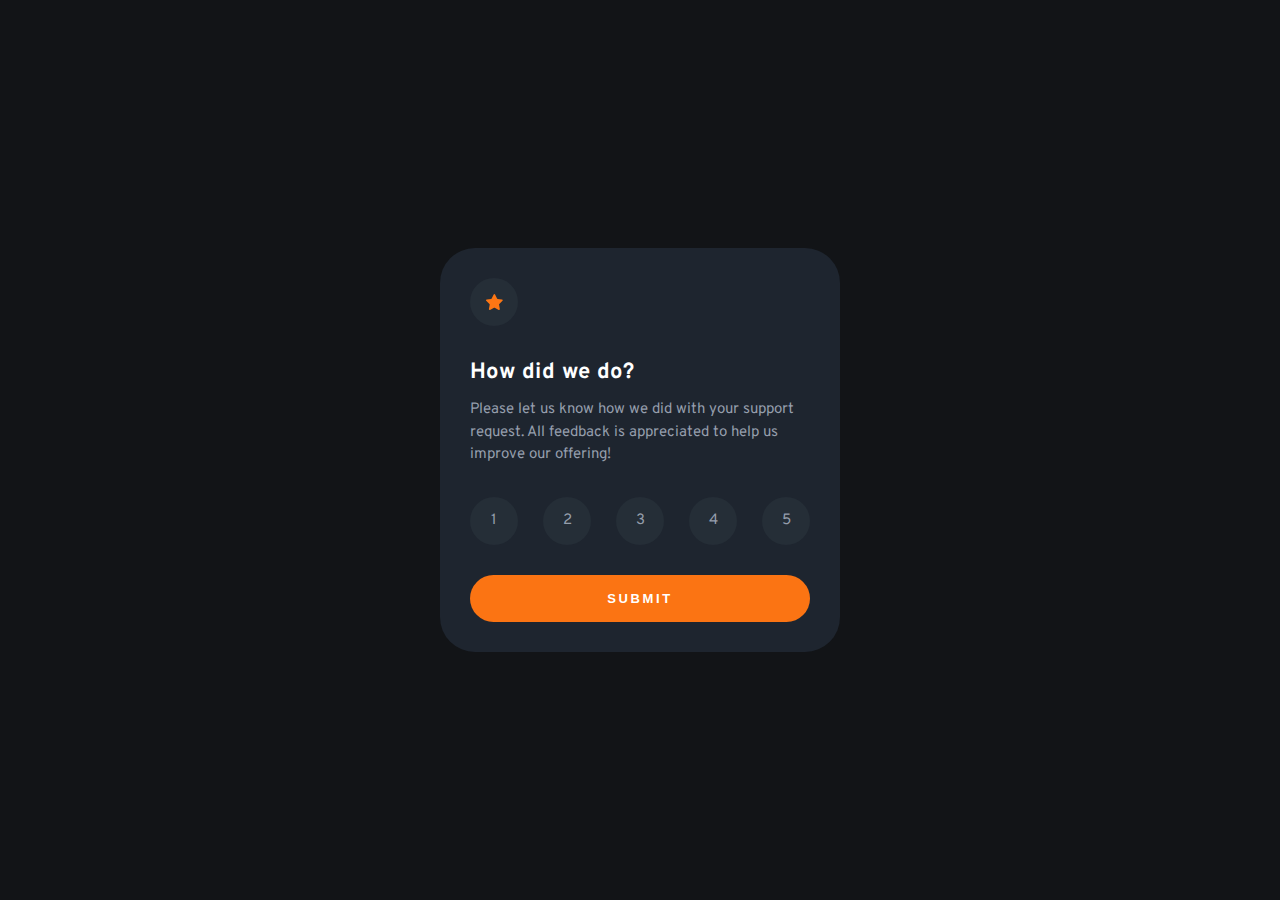
<file: Day 11/index.html>
<!DOCTYPE html>
<html lang="en">
  <head>
    <meta charset="UTF-8" />
    <meta name="viewport" content="width=device-width, initial-scale=1.0" />
    <!-- displays site properly based on user's device -->

    <link
      rel="icon"
      type="image/png"
      sizes="32x32"
      href="./images/favicon-32x32.png"
    />

    <title>Frontend Mentor | Interactive rating component</title>
    <link rel="stylesheet" href="css/styles.css" />

    <!-- Feel free to remove these styles or customise in your own stylesheet 👍 -->
  </head>
  <body>
    <div class="wrapper">
      <div class="rating">
        <div class="card card--rating">
          <div class="card__icon">
            <svg width="17" height="16" xmlns="http://www.w3.org/2000/svg">
              <path
                d="m9.067.43 1.99 4.031c.112.228.33.386.58.422l4.45.647a.772.772 0 0 1 .427 1.316l-3.22 3.138a.773.773 0 0 0-.222.683l.76 4.431a.772.772 0 0 1-1.12.813l-3.98-2.092a.773.773 0 0 0-.718 0l-3.98 2.092a.772.772 0 0 1-1.119-.813l.76-4.431a.77.77 0 0 0-.222-.683L.233 6.846A.772.772 0 0 1 .661 5.53l4.449-.647a.772.772 0 0 0 .58-.422L7.68.43a.774.774 0 0 1 1.387 0Z"
                fill="#FC7614"
              />
            </svg>
          </div>
          <h1 class="card__heading">How did we do?</h1>
          <p class="card__paragraph">
            Please let us know how we did with your support request. All
            feedback is appreciated to help us improve our offering!
          </p>
          <form action="" class="rating__form">
            <div class="rating__wrapper">
              <div class="rating__box">
                <input
                  type="radio"
                  name="rating"
                  id="1"
                  value="1"
                  class="rating__input"
                />
                <label class="rating__button" data-value="1" for="1" id="1"
                  ><span>1</span></label
                >
              </div>
              <div class="rating__box">
                <input
                  type="radio"
                  name="rating"
                  id="2"
                  value="2"
                  class="rating__input"
                />
                <label class="rating__button" data-value="2" for="2" id="2"
                  ><span>2</span></label
                >
              </div>
              <div class="rating__box">
                <input
                  type="radio"
                  name="rating"
                  id="3"
                  value="3"
                  class="rating__input"
                />
                <label class="rating__button" data-value="3" for="3" id="3"
                  ><span>3</span></label
                >
              </div>
              <div class="rating__box">
                <input
                  type="radio"
                  name="rating"
                  id="4"
                  value="4"
                  class="rating__input"
                />
                <label class="rating__button" data-value="4" for="4" id="4"
                  ><span>4</span></label
                >
              </div>
              <div class="rating__box">
                <input
                  type="radio"
                  name="rating"
                  id="5"
                  value="5"
                  class="rating__input"
                />
                <label class="rating__button" data-value="5" for="5" id="5"
                  ><span>5</span></label
                >
              </div>
            </div>
            <button class="rating__btn">Submit</button>
          </form>
        </div>
      </div>

      <div class="feedback feedback--hidden">
        <div class="card card--feedback">
          <div class="card__image-box">
            <img
              src="./images/illustration-thank-you.svg"
              alt="thank you"
              class="card__image"
            />
          </div>
          <div class="feedback__pop">
            <span class="feedback__text">
              You selected <span class="feedback__rating">0</span> out of
              <span class="feedback__total">5</span>
            </span>
          </div>
          <h1 class="card__heading card__heading--center">Thank you!</h1>
          <p class="card__paragraph card__paragraph--center">
            We appreciate you taking the time to give a rating. If you ever need
            more support, don’t hesitate to get in touch!
          </p>
        </div>
      </div>
    </div>
    <!-- Rating state start

  How did we do?

  Please let us know how we did with your support request. All feedback is appreciated 
  to help us improve our offering!

  1 2 3 4 5

  Submit

  <!-- Rating state end -->

    <!-- Thank you state start -->

    <!-- You selected Add rating here out of 5 -->

    <!-- Thank you! -->

    <!-- We appreciate you taking the time to give a rating. If you ever need more support, 
  don’t hesitate to get in touch! -->

    <!-- Thank you state end -->

    <!-- <div class="attribution">
    Challenge by <a href="https://www.frontendmentor.io?ref=challenge" target="_blank">Frontend Mentor</a>. 
    Coded by <a href="#">Your Name Here</a>.
  </div>
    -->
    <script src="./Js/app.js"></script>
  </body>
</html>
</file>
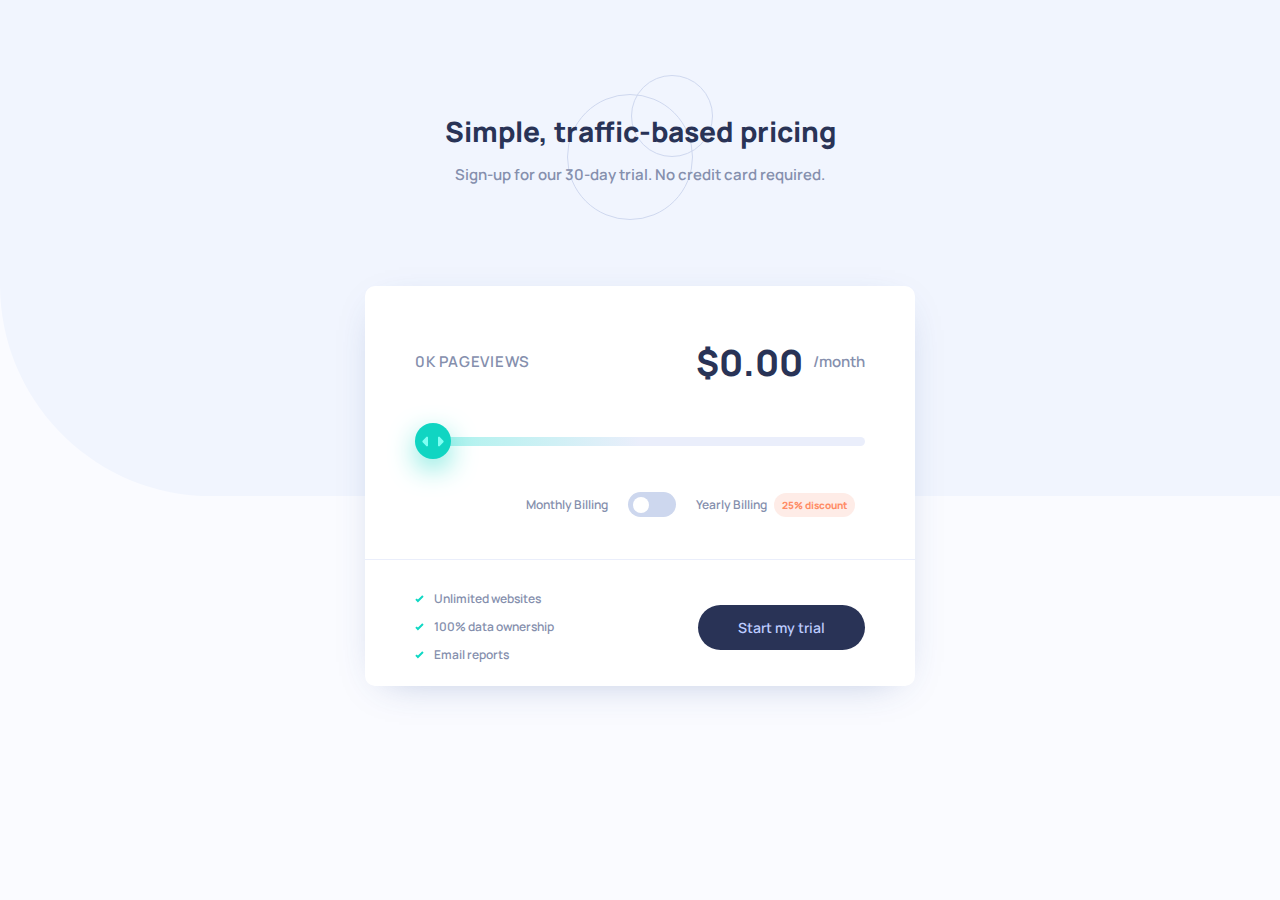
<file: Day 13/index.html>
<!DOCTYPE html>
<html lang="en">
  <head>
    <meta charset="UTF-8" />
    <meta name="viewport" content="width=device-width, initial-scale=1.0" />
    <!-- displays site properly based on user's device -->

    <link
      rel="icon"
      type="image/png"
      sizes="32x32"
      href="./images/favicon-32x32.png"
    />

    <title>Frontend Mentor | Interactive pricing component</title>
    <link rel="stylesheet" href="css/styles.css" />
  </head>
  <body>
    <div class="wrapper">
      <header class="header">
        <div class="header__overlay">
          <img
            src="./images/pattern-circles.svg"
            alt="pattern-circles"
            class="header__image"
          />
        </div>
        <div class="header__details">
          <h1 class="header__heading">Simple, traffic-based pricing</h1>
          <p class="header__paragraph">
            Sign-up for our 30-day trial. No credit card required.
          </p>
        </div>
      </header>
      <div class="pricing">
        <div class="pricing__header">
          <h3 class="pricing__rate">500k pageviews</h3>
          <h1 class="pricing__value">
            <span class="pricing__value--lg price"> $24.00 </span>
            <span class="divider"> / </span>
            <span class="pricing__value--sm"> month </span>
          </h1>
        </div>
        <div class="pricing__input">
          <input
            value="0"
            type="range"
            name="pricing__range"
            aria-label="pricing__range"
            class="pricing__range"
          />
        </div>

        <h1 class="pricing__value--mobile price">
          <span class="pricing__value--lg"> $24.00 </span>
          <span class="divider"> / </span>
          <span class="pricing__value--sm"> month </span>
        </h1>

        <div class="pricing__toggle">
          <p class="pricing__billing">Monthly Billing</p>
          <div class="pricing__check">
            <input
              type="checkbox"
              name="pricing toggle"
              class="pricing__checkbox"
            />
          </div>
          <p class="pricing__billing">
            Yearly Billing
            <span class="pricing__discount"> 25% discount </span>
            <span class="pricing__discount--mobile"> -25% </span>
          </p>
        </div>
        <div class="pricing__footer">
          <ul class="pricing__list">
            <li class="pricing__item">
              <span class="icon">
                <svg xmlns="http://www.w3.org/2000/svg" width="9" height="8">
                  <path
                    fill="none"
                    stroke="#10D8C4"
                    stroke-width="2"
                    d="M1 4.134l1.907 1.908L7.949 1"
                  />
                </svg>
              </span>
              <span class="text"> Unlimited websites </span>
            </li>
            <li class="pricing__item">
              <span class="icon">
                <svg xmlns="http://www.w3.org/2000/svg" width="9" height="8">
                  <path
                    fill="none"
                    stroke="#10D8C4"
                    stroke-width="2"
                    d="M1 4.134l1.907 1.908L7.949 1"
                  />
                </svg>
              </span>
              <span class="text"> 100% data ownership </span>
            </li>
            <li class="pricing__item">
              <span class="icon">
                <svg xmlns="http://www.w3.org/2000/svg" width="9" height="8">
                  <path
                    fill="none"
                    stroke="#10D8C4"
                    stroke-width="2"
                    d="M1 4.134l1.907 1.908L7.949 1"
                  />
                </svg>
              </span>
              <span class="text"> Email reports </span>
            </li>
          </ul>
          <div class="pricing__trial">
            <a href="" class="btn btn--blue" name="Start my trial">
              Start my trial
            </a>
          </div>
        </div>
      </div>
    </div>
    <script src="./Js/app.js"></script>
  </body>
</html>
</file>
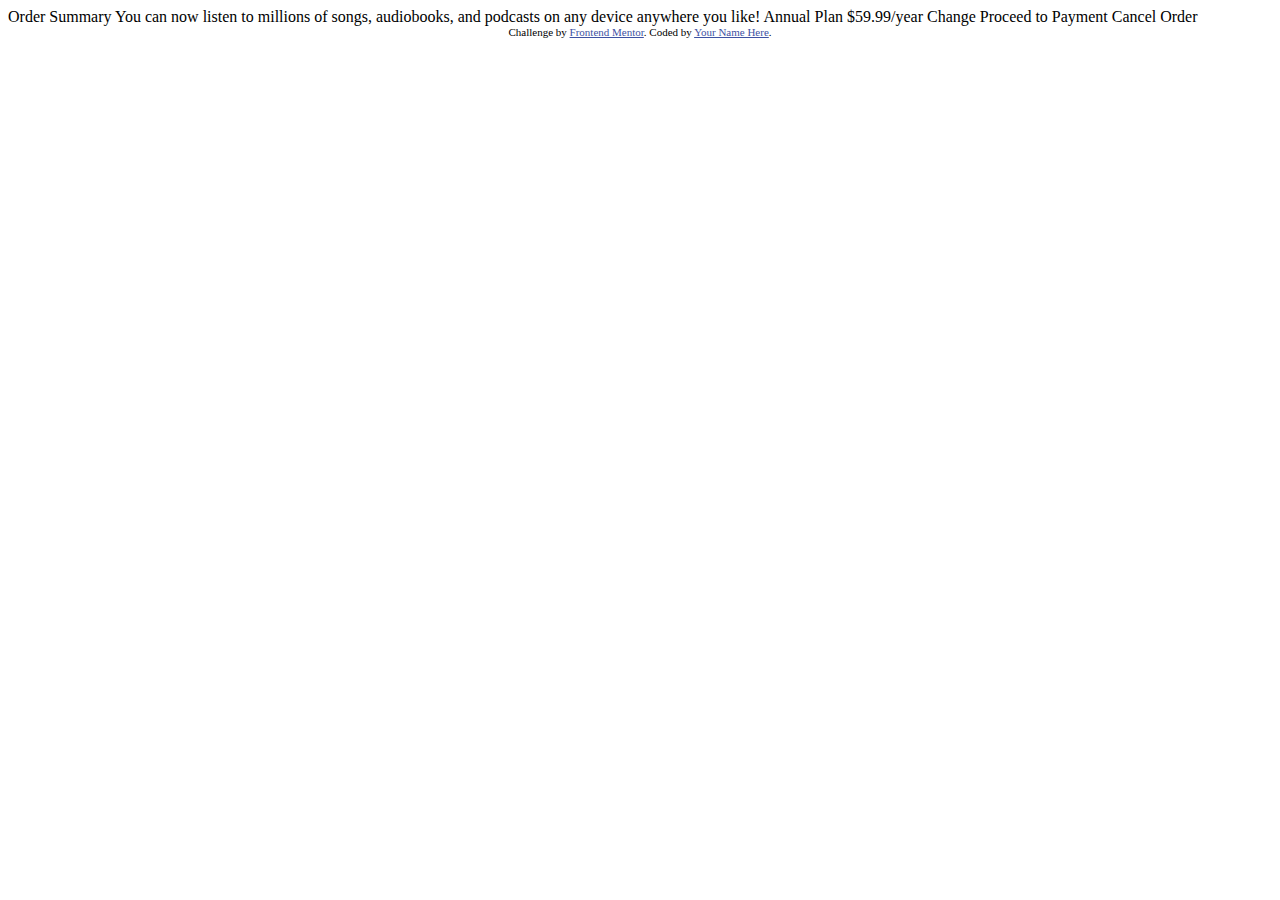
<file: Day 15/index.html>
<!DOCTYPE html>
<html lang="en">
<head>
  <meta charset="UTF-8">
  <meta name="viewport" content="width=device-width, initial-scale=1.0"> <!-- displays site properly based on user's device -->

  <link rel="icon" type="image/png" sizes="32x32" href="./images/favicon-32x32.png">
  
  <title>Frontend Mentor | Order summary card</title>

  <!-- Feel free to remove these styles or customise in your own stylesheet 👍 -->
  <style>
    .attribution { font-size: 11px; text-align: center; }
    .attribution a { color: hsl(228, 45%, 44%); }
  </style>
</head>
<body>

  Order Summary

  You can now listen to millions of songs, audiobooks, and podcasts on any 
  device anywhere you like!

  Annual Plan
  $59.99/year

  Change

  Proceed to Payment
  Cancel Order
  
  <div class="attribution">
    Challenge by <a href="https://www.frontendmentor.io?ref=challenge" target="_blank">Frontend Mentor</a>. 
    Coded by <a href="#">Your Name Here</a>.
  </div>
</body>
</html>
</file>
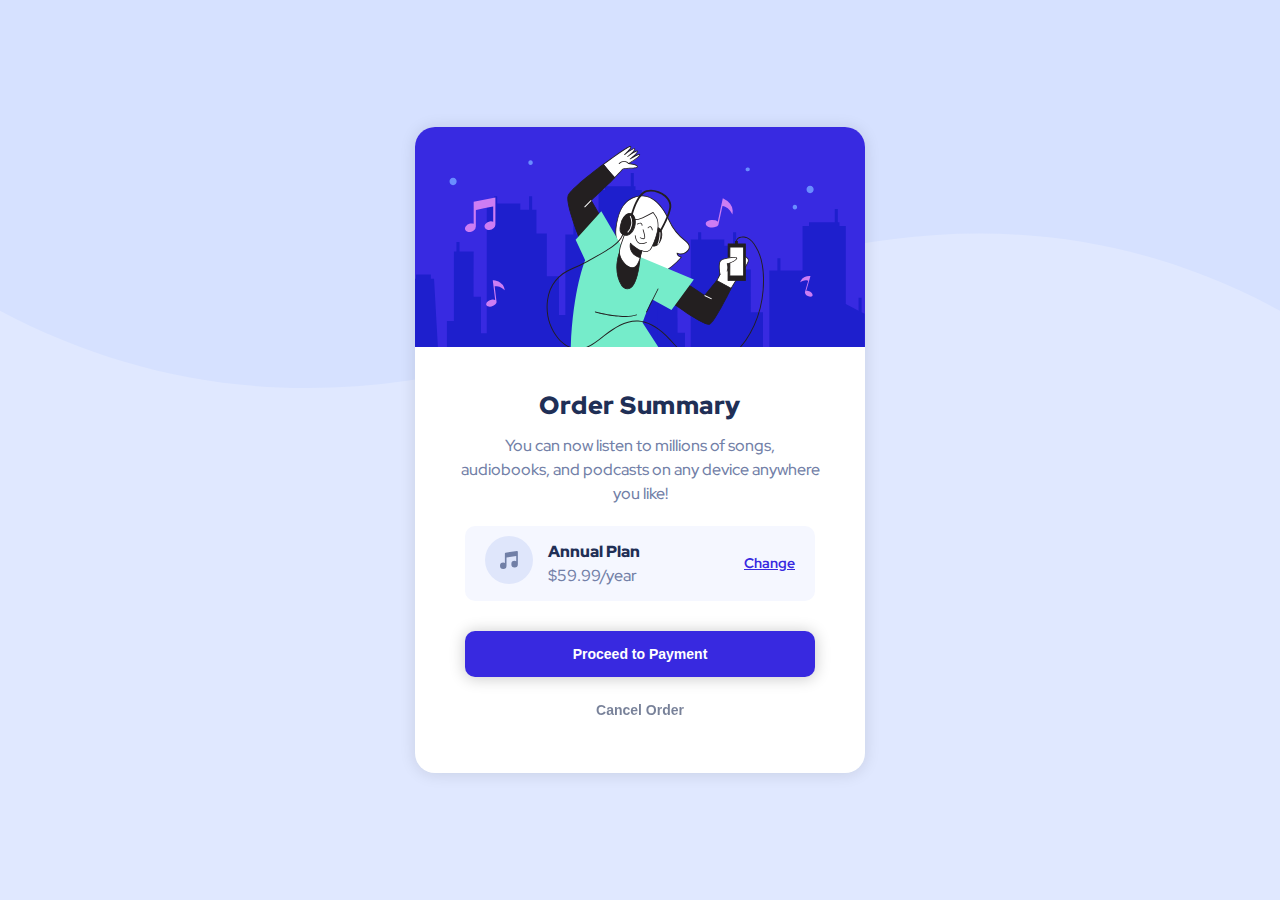
<file: Day 16/index.html>
<!DOCTYPE html>
<html lang="en">
  <head>
    <meta charset="UTF-8" />
    <meta name="viewport" content="width=device-width, initial-scale=1.0" />
    <!-- displays site properly based on user's device -->

    <link
      rel="icon"
      type="image/png"
      sizes="32x32"
      href="./images/favicon-32x32.png"
    />

    <title>Frontend Mentor | Order summary card</title>

    <link rel="stylesheet" href="css/styles.css" />
  </head>
  <body>
    <div class="wrapper">
      <div class="overlay">
        <img
          src="./images/pattern-background-desktop.svg"
          alt="overlay"
          class="overlay__image overlay__image--desktop"
        />
        <img
          src="./images/pattern-background-mobile.svg"
          alt="overlay"
          class="overlay__image overlay__image--mobile"
        />
      </div>
      <div class="summary">
        <div class="card">
          <div class="card__image-box">
            <img
              src="./images/illustration-hero.svg"
              alt="hero"
              class="card__image"
            />
          </div>
          <div class="card__body">
            <h1 class="card__heading">Order Summary</h1>
            <p class="card__paragraph">
              You can now listen to millions of songs, audiobooks, and podcasts
              on any device anywhere you like!
            </p>
            <div class="plan">
              <div class="plan__icon">
                <svg xmlns="http://www.w3.org/2000/svg" width="48" height="48">
                  <g fill="none" fill-rule="evenodd">
                    <circle cx="24" cy="24" r="24" fill="#DFE6FB" />
                    <path
                      fill="#717FA6"
                      fill-rule="nonzero"
                      d="M32.574 15.198a.81.81 0 00-.646-.19L20.581 16.63a.81.81 0 00-.696.803V26.934a3.232 3.232 0 00-1.632-.44A3.257 3.257 0 0015 29.747 3.257 3.257 0 0018.253 33a3.257 3.257 0 003.253-3.253v-8.37l9.726-1.39v5.327a3.232 3.232 0 00-1.631-.441 3.257 3.257 0 00-3.254 3.253 3.257 3.257 0 003.254 3.253 3.257 3.257 0 003.253-3.253V15.81a.81.81 0 00-.28-.613z"
                    />
                  </g>
                </svg>
              </div>
              <div class="plan__details">
                <h2 class="plan__heading">Annual Plan</h2>
                <p class="plan__text">$59.99/year</p>
              </div>
              <a href="" class="plan__action" name="Change"> Change </a>
            </div>
            <div class="card__footer">
              <button class="card__button card__button--bg">
                Proceed to Payment
              </button>
              <button class="card__button card__button--no-bg">
                Cancel Order
              </button>
            </div>
          </div>
        </div>
      </div>
    </div>
    <!-- Order Summary

  You can now listen to millions of songs, audiobooks, and podcasts on any 
  device anywhere you like!

  Annual Plan
  $59.99/year

  Change

  Proceed to Payment
  Cancel Order
  
  <div class="attribution">
    Challenge by <a href="https://www.frontendmentor.io?ref=challenge" target="_blank">Frontend Mentor</a>. 
    Coded by <a href="#">Your Name Here</a>.
  </div> -->
  </body>
</html>
</file>
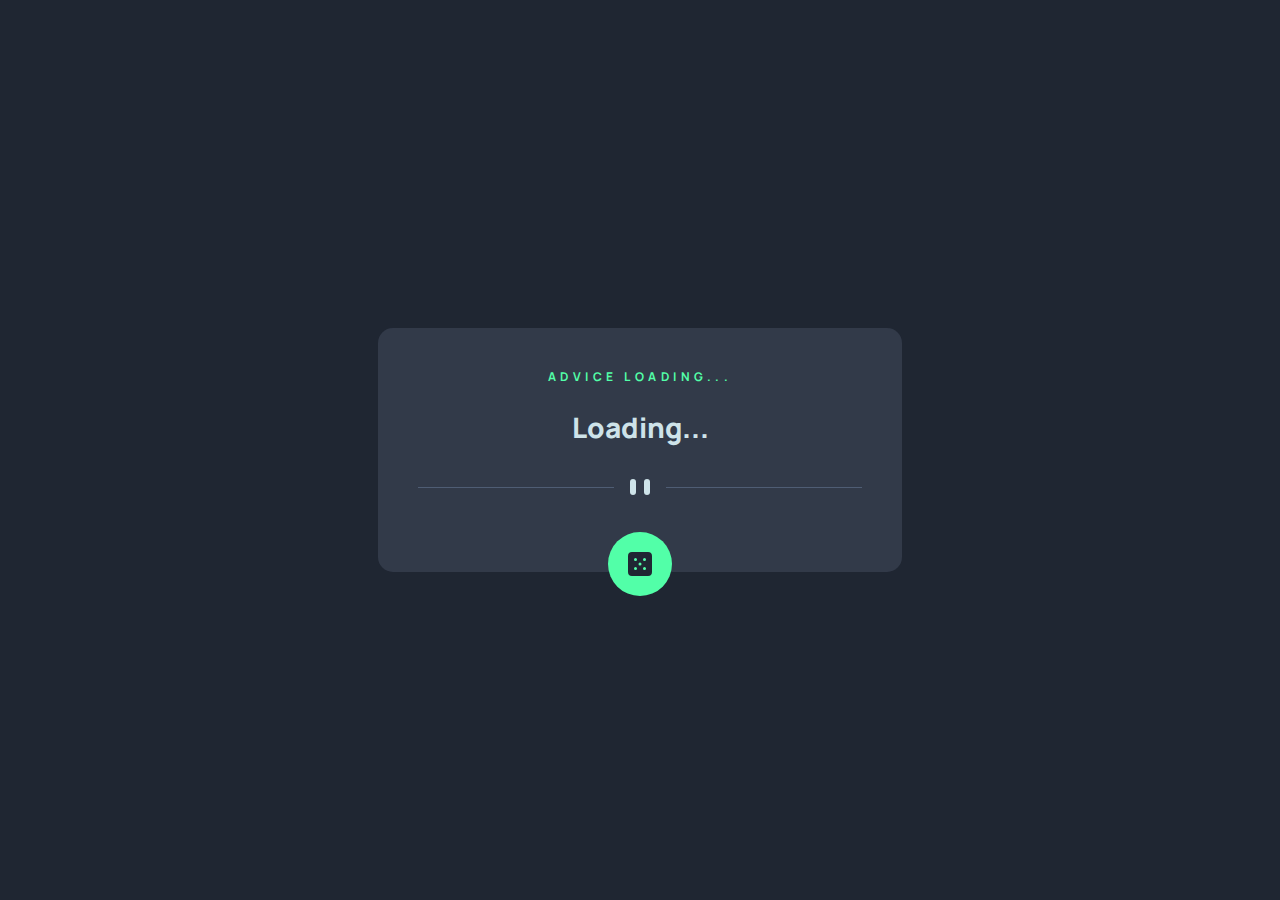
<file: Day 17/index.html>
<!DOCTYPE html>
<html lang="en">
  <head>
    <meta charset="UTF-8" />
    <meta name="viewport" content="width=device-width, initial-scale=1.0" />
    <!-- displays site properly based on user's device -->

    <link
      rel="icon"
      type="image/png"
      sizes="32x32"
      href="./images/favicon-32x32.png"
    />

    <title>Frontend Mentor | Advice generator app</title>
    <link rel="stylesheet" href="css/styles.css" />
  </head>
  <body>
    <div class="container">
      <div class="card card--advice">
        <h3 class="card__title">
          <span class="card__span"> Advice </span>
          <span class="card__id" data-id="loading">loading...</span>
        </h3>
        <blockquote class="card__paragraph">
          <p>Loading...</p>
          <!-- <p>
            <i>"</i> It is easy to sit up and take notice, what's difficult is
            getting up and taking action <i>"</i>
          </p> -->
        </blockquote>
        <div class="card__divider">
          <div class="card__divider--desktop">
            <svg width="444" height="16" xmlns="http://www.w3.org/2000/svg">
              <g fill="none" fill-rule="evenodd">
                <path fill="#4F5D74" d="M0 8h196v1H0zM248 8h196v1H248z" />
                <g transform="translate(212)" fill="#CEE3E9">
                  <rect width="6" height="16" rx="3" />
                  <rect x="14" width="6" height="16" rx="3" />
                </g>
              </g>
            </svg>
          </div>
          <div class="card__divider--mobile">
            <svg width="295" height="16" xmlns="http://www.w3.org/2000/svg">
              <g fill="none" fill-rule="evenodd">
                <path fill="#4F5D74" d="M0 8h122v1H0zM173 8h122v1H173z" />
                <g transform="translate(138)" fill="#CEE3E9">
                  <rect width="6" height="16" rx="3" />
                  <rect x="14" width="6" height="16" rx="3" />
                </g>
              </g>
            </svg>
          </div>
        </div>
        <button class="card__button">
          <svg width="24" height="24" xmlns="http://www.w3.org/2000/svg">
            <path
              d="M20 0H4a4.005 4.005 0 0 0-4 4v16a4.005 4.005 0 0 0 4 4h16a4.005 4.005 0 0 0 4-4V4a4.005 4.005 0 0 0-4-4ZM7.5 18a1.5 1.5 0 1 1 0-3 1.5 1.5 0 0 1 0 3Zm0-9a1.5 1.5 0 1 1 0-3 1.5 1.5 0 0 1 0 3Zm4.5 4.5a1.5 1.5 0 1 1 0-3 1.5 1.5 0 0 1 0 3Zm4.5 4.5a1.5 1.5 0 1 1 0-3 1.5 1.5 0 0 1 0 3Zm0-9a1.5 1.5 0 1 1 0-3 1.5 1.5 0 0 1 0 3Z"
              fill="#202733"
            />
          </svg>
        </button>
      </div>
    </div>

    <!-- Advice #Advice ID goes here -->

    <!-- "Advice text goes here" -->

    <!-- <div class="attribution">
    Challenge by <a href="https://www.frontendmentor.io?ref=challenge" target="_blank">Frontend Mentor</a>. 
    Coded by <a href="#">Your Name Here</a>.
  </div> -->
    <script src="./Js/app.js"></script>
  </body>
</html>
</file>
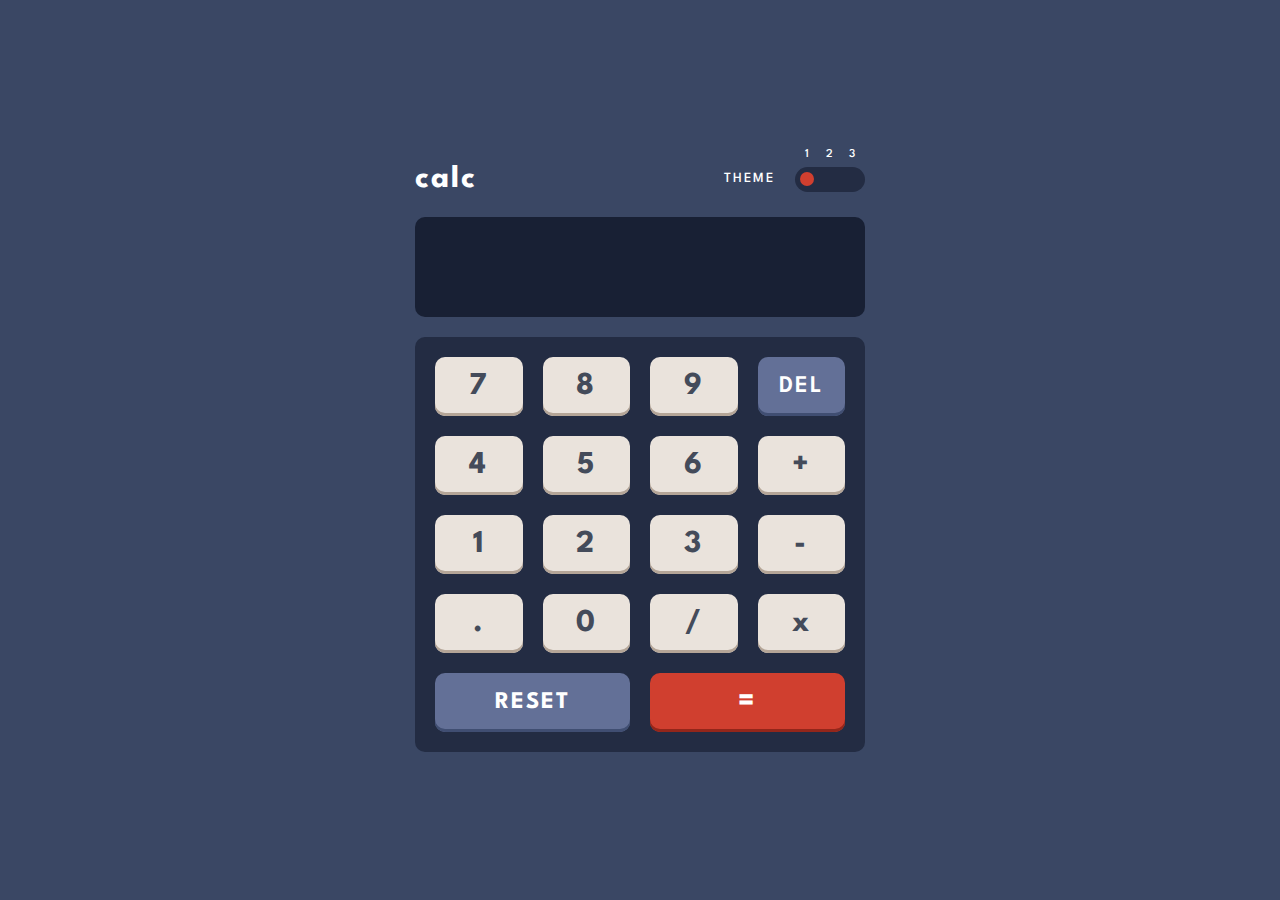
<file: Day 21/index.html>
<!DOCTYPE html>
<html lang="en" class="theme--1">
  <head>
    <meta charset="UTF-8" />
    <meta name="viewport" content="width=device-width, initial-scale=1.0" />
    <!-- displays site properly based on user's device -->

    <link
      rel="icon"
      type="image/png"
      sizes="32x32"
      href="./images/favicon-32x32.png"
    />

    <title>Frontend Mentor | Calculator app</title>
    <link rel="stylesheet" href="css/styles.css" />
  </head>
  <body>
    <div class="wrapper">
      <div class="calculator">
        <div class="calculator__label">
          <div class="calculator__theme-toggle-number">
            <label for="theme--1" class="calculator__theme-label"> 1 </label>
            <label for="theme--2" class="calculator__theme-label"> 2 </label>
            <label for="theme--3" class="calculator__theme-label"> 3 </label>
          </div>
        </div>
        <div class="calculator__header">
          <h1 class="calculator__heading">calc</h1>
          <div class="calculator__theme-switcher">
            <h3 class="calculator__theme-text">Theme</h3>
            <div class="calculator__theme-input">
              <div class="calculator__switch">
                <input
                  type="radio"
                  name="theme"
                  id="theme--1"
                  data-theme="theme--1"
                  class="calculator__theme-check"
                />
                <input
                  type="radio"
                  name="theme"
                  id="theme--2"
                  data-theme="theme--2"
                  class="calculator__theme-check"
                />
                <input
                  type="radio"
                  name="theme"
                  id="theme--3"
                  data-theme="theme--3"
                  class="calculator__theme-check"
                />
              </div>
            </div>
          </div>
        </div>
        <div class="calculator__screen">
          <div class="calculator__history">&nbsp;</div>
          <input value="" class="calculator__input" name="screen" type="text" />
        </div>
        <div class="calculator__keyboard">
          <!-- row 1 starts here -->
          <button
            class="calculator__button calculator__button--number"
            data-value="7"
            value="7"
            id="7"
          >
            7
          </button>
          <button
            class="calculator__button calculator__button--number"
            data-value="8"
            value="8"
            id="8"
          >
            8
          </button>
          <button
            class="calculator__button calculator__button--number"
            data-value="9"
            value="9"
            id="9"
          >
            9
          </button>
          <button
            class="calculator__button calculator__button--del"
            data-value="DEL"
            value="DEL"
            id="DEL"
          >
            DEL
          </button>
          <!-- row 1 ends here -->
          <!-- row 2 starts here -->
          <button
            class="calculator__button calculator__button--number"
            data-value="4"
            value="4"
            id="4"
          >
            4
          </button>
          <button
            class="calculator__button calculator__button--number"
            data-value="5"
            value="5"
            id="5"
          >
            5
          </button>
          <button
            class="calculator__button calculator__button--number"
            data-value="6"
            value="6"
            id="6"
          >
            6
          </button>
          <button
            class="calculator__button calculator__button--number"
            data-value="+"
            value="+"
            id="+"
          >
            +
          </button>
          <!-- row 2 ends here -->
          <!-- row 3 starts here -->
          <button
            class="calculator__button calculator__button--number"
            data-value="1"
            value="1"
            id="1"
          >
            1
          </button>
          <button
            class="calculator__button calculator__button--number"
            data-value="2"
            value="2"
            id="2"
          >
            2
          </button>
          <button
            class="calculator__button calculator__button--number"
            data-value="3"
            value="3"
            id="3"
          >
            3
          </button>
          <button
            class="calculator__button calculator__button--number"
            data-value="-"
            value="-"
            id="-"
          >
            -
          </button>
          <!-- row 3 ends here -->
          <!-- row 4 starts here -->
          <button
            class="calculator__button calculator__button--number"
            data-value="."
            value="."
            id="."
          >
            .
          </button>
          <button
            class="calculator__button calculator__button--number"
            data-value="0"
            value="0"
            id="0"
          >
            0
          </button>
          <button
            class="calculator__button calculator__button--number"
            data-value="/"
            value="/"
            id="/"
          >
            /
          </button>
          <button
            class="calculator__button calculator__button--number"
            data-value="*"
            value="*"
            id="*"
          >
            x
          </button>
          <!-- row 4 ends here -->
          <!-- row 5 starts here-->
          <button
            class="calculator__button calculator__button--reset"
            data-value="RESET"
            value="RESET"
            id="RESET"
          >
            Reset
          </button>
          <button
            class="calculator__button calculator__button--equals"
            data-value="="
            value="="
            id="="
            role="button"
          >
            =
          </button>

          <!-- row 5 ends here -->
        </div>
      </div>
    </div>
    <!-- <div class="attribution">
      Challenge by
      <a href="https://www.frontendmentor.io?ref=challenge" target="_blank"
        >Frontend Mentor</a
      >. Coded by <a href="#">Your Name Here</a>.
    </div> -->
    <script src="./Js/app.js"></script>
  </body>
</html>
</file>
<file: Day 11/css/styles.css>
@import url("https://fonts.googleapis.com/css2?family=Overpass:ital,wght@0,100;0,200;0,300;0,400;0,500;0,600;0,700;0,800;0,900;1,100;1,200;1,300;1,400;1,500;1,600;1,700;1,800;1,900&display=swap");
:root {
  --unit: 10px;
  --Overpass: "Overpass", sans-serif;
  --size-xs: 12px;
  --size-s: 14px;
  --size-m: 16px;
  --size-l: 24px;
  --size-xl: 32px;
  --size-2xl: 48px;
  --span-xs: var(--unit);
  --span-s: calc(var(--unit) * 2);
  --span-m: calc(var(--unit) * 3);
  --span-l: calc(var(--unit) * 4);
  --span-xl: calc(var(--unit) * 5);
  --span-2xl: calc(var(--unit) * 6);
  --weight-xsm: 300;
  --weight-sm: 400;
  --weight-md: 500;
  --weight-lg: 600;
  --weight-xlg: 700;
  --weight-xxlg: 800;
  --weight-2xxlg: 900;
  --orange: hsl(25, 97%, 53%);
  --white: hsl(0, 0%, 100%);
  --light-grey: hsl(217, 12%, 63%);
  --medium-grey: hsl(216, 12%, 54%);
  --dark-blue: hsl(213, 19%, 18%);
  --very-dark-blue: hsl(216, 12%, 8%);
}

html {
  -webkit-box-sizing: border-box;
          box-sizing: border-box;
}

*,
*::after,
*::before {
  margin: 0;
  padding: 0;
  -webkit-box-sizing: inherit;
          box-sizing: inherit;
}

body {
  background: var(--very-dark-blue);
  font-family: var(--Overpass);
  font-size: calc(var(--size-m) - 1px);
  line-height: 1.5;
}

.attribution {
  font-size: 11px;
  text-align: center;
}

.attribution a {
  color: #3e52a3;
}

.wrapper {
  height: 100vh;
  display: -ms-grid;
  display: grid;
  place-items: center;
}

@media only screen and (max-width: 600px) {
  .wrapper {
    padding: 0 var(--span-s);
  }
}

.rating--hidden {
  display: none;
}

.rating__wrapper {
  margin-top: var(--span-m);
  display: -webkit-box;
  display: -ms-flexbox;
  display: flex;
  -webkit-box-pack: justify;
      -ms-flex-pack: justify;
          justify-content: space-between;
  gap: var(--span-xs);
}

.rating__box {
  position: relative;
  width: 48px;
  height: 48px;
  border-radius: 50%;
}

.rating__input {
  position: absolute;
  opacity: 0;
  width: 100%;
  height: 100%;
  z-index: 1;
}

.rating__input:checked + .rating__button {
  background: var(--medium-grey);
  color: var(--white);
}

.rating__button {
  position: relative;
  z-index: 2;
  background: #252e37;
  cursor: pointer;
  width: 48px;
  height: 48px;
  border-radius: 50%;
  display: -webkit-box;
  display: -ms-flexbox;
  display: flex;
  -webkit-box-pack: center;
      -ms-flex-pack: center;
          justify-content: center;
  -webkit-box-align: center;
      -ms-flex-align: center;
          align-items: center;
  color: var(--light-grey);
  font-size: calc(var(--size-m) - 1px);
  font-weight: var(--weight-sm);
  text-align: center;
  -webkit-transition: all 300ms;
  transition: all 300ms;
}

.rating__button span {
  vertical-align: middle;
}

.rating__button:hover {
  background: var(--orange);
  color: var(--white);
}

.rating__btn {
  cursor: pointer;
  margin-top: var(--span-m);
  display: block;
  width: 100%;
  padding: calc(var(--span-xs) + 5px) var(--span-m);
  text-align: center;
  font-size: calc(var(--size-s) - 1px);
  font-weight: var(--weight-xlg);
  border-radius: 30px;
  outline: none;
  border: 1px solid transparent;
  background: var(--orange);
  color: var(--white);
  -webkit-transition: all 300ms;
  transition: all 300ms;
  text-transform: uppercase;
  letter-spacing: 0.2em;
}

.rating__btn:hover {
  border: 1px solid var(--orange);
  color: var(--orange);
  background: var(--white);
}

.card {
  padding: var(--span-m);
  border-radius: 35px;
  background: #1e252f;
  min-height: 300px;
  max-width: 400px;
}

.card__image {
  display: block;
  width: 162px;
  height: 108px;
  margin: 0 auto;
}

.card__icon {
  width: 48px;
  height: 48px;
  display: -ms-grid;
  display: grid;
  place-items: center;
  border-radius: 50%;
  background: #252e37;
}

.card__heading {
  margin-top: var(--span-m);
  font-size: calc(var(--size-m) + 6px);
  font-weight: var(--weight-xlg);
  line-height: inherit;
  color: var(--white);
  letter-spacing: 0.02em;
  text-align: left;
}

.card__heading--center {
  text-align: center;
}

.card__paragraph {
  margin-top: var(--span-xs);
  color: var(--light-grey);
  font-size: calc(var(--size-m) - 1px);
  font-weight: var(--weight-sm);
  text-align: left;
}

.card__paragraph--center {
  text-align: center;
  padding-bottom: var(--span-m);
}

.feedback--hidden {
  display: none;
}

.feedback__pop {
  margin-top: var(--span-m);
  text-align: center;
}

.feedback__text {
  font-size: calc(var(--size-m) - 1px);
  font-weight: var(--weight-sm);
  text-align: center;
  padding: 8px 18px;
  border-radius: 20px;
  background: #252e37;
  color: var(--orange);
}
/*# sourceMappingURL=styles.css.map */
</file>
<file: Day 13/css/styles.css>
@import url("https://fonts.googleapis.com/css2?family=Manrope:wght@200;300;400;500;600;700;800&display=swap");
:root {
  --unit: 10px;
  --Manrope: "Manrope", sans-serif;
  --size-xs: 12px;
  --size-s: 14px;
  --size-m: 16px;
  --size-l: 24px;
  --size-xl: 32px;
  --size-2xl: 48px;
  --span-xs: var(--unit);
  --span-s: calc(var(--unit) * 2);
  --span-m: calc(var(--unit) * 3);
  --span-l: calc(var(--unit) * 4);
  --span-xl: calc(var(--unit) * 5);
  --span-2xl: calc(var(--unit) * 6);
  --weight-xsm: 300;
  --weight-sm: 400;
  --weight-md: 500;
  --weight-lg: 600;
  --weight-xlg: 700;
  --weight-xxlg: 800;
  --weight-2xxlg: 900;
}

html {
  -webkit-box-sizing: border-box;
          box-sizing: border-box;
}

*,
*::after,
*::before {
  margin: 0;
  padding: 0;
  -webkit-box-sizing: inherit;
          box-sizing: inherit;
}

body {
  font-family: var(--Manrope);
  font-size: calc(var(--size-m) - 1px);
  line-height: 1.5;
  overflow-x: hidden;
}

:root {
  --slide-fill: 50%;
  --f__s__cyan: hsl(174, 77%, 80%);
  --f__s__cyan__fill: hsl(174, 77%, 80%);
  --f__str__cyan__fill: hsl(174, 86%, 45%);
  --f__l__grayish__red: hsl(14, 92%, 95%);
  --f__l__red: hsl(15, 100%, 70%);
  --f__p__blue: hsl(226, 100%, 87%);
  --f__white: hsl(0, 0%, 100%);
  --f__m__bg: hsl(230, 100%, 99%);
  --f__e__slider__blue: hsl(224, 65%, 95%);
  --f__toggle__bg: hsl(223, 50%, 87%);
  --f__grayish__blue: hsl(225, 20%, 60%);
  --f__dark__sat__blue: hsl(227, 35%, 25%);
}

.wrapper {
  background: var(--f__m__bg);
  min-height: 100vh;
}

.header {
  position: relative;
  width: 100vw;
  background-size: cover;
  background-image: url(../images/bg-pattern.svg);
  background-repeat: no-repeat;
  background-position: left;
  display: -webkit-box;
  display: -ms-flexbox;
  display: flex;
  -webkit-box-pack: center;
      -ms-flex-pack: center;
          justify-content: center;
  padding-top: calc(2.2 * var(--span-xl));
  padding-bottom: calc(5.15 * var(--span-2xl));
}

@media only screen and (max-width: 600px) {
  .header {
    padding-top: calc(1.5 * var(--span-xl));
  }
}

@media only screen and (max-width: 600px) {
  .header {
    padding-left: var(--span-s);
    padding-right: var(--span-s);
  }
}

.header__overlay {
  position: absolute;
  left: 50%;
  top: calc(1.5 * var(--span-xl));
  -webkit-transform: translate(-50%, 0);
          transform: translate(-50%, 0);
}

.header__details {
  position: relative;
  z-index: 2;
}

.header__heading {
  font-family: var(--Manrope);
  font-size: calc(var(--size-l) + 4px);
  font-weight: var(--weight-xxlg);
  color: var(--f__dark__sat__blue);
  text-align: center;
}

@media only screen and (max-width: 600px) {
  .header__heading {
    font-size: var(--size-l);
  }
}

.header__paragraph {
  margin-top: calc(var(--span-xs) + 2px);
  font-family: var(--Manrope);
  font-size: calc(var(--size-m) - 1px);
  font-weight: var(--weight-lg);
  color: var(--f__grayish__blue);
  text-align: center;
}

@media only screen and (max-width: 600px) {
  .header__paragraph {
    padding: 0 var(--span-xl);
  }
}

.pricing {
  position: relative;
  z-index: 2;
  background: var(--f__white);
  max-width: 550px;
  min-height: 400px;
  margin-left: auto;
  margin-right: auto;
  margin-top: calc(-4.5 * var(--span-2xl) + var(--span-2xl));
  border-radius: 10px;
  padding-top: var(--span-m);
  -webkit-box-shadow: 0 10px 40px -20px rgba(46, 78, 150, 0.4);
          box-shadow: 0 10px 40px -20px rgba(46, 78, 150, 0.4);
}

@media only screen and (max-width: 600px) {
  .pricing {
    margin-top: calc(-5 * var(--span-2xl) + var(--span-2xl));
    margin-left: var(--span-s);
    margin-right: var(--span-s);
    margin-bottom: var(--span-m);
  }
}

.pricing__header {
  margin-top: var(--span-s);
  display: -webkit-box;
  display: -ms-flexbox;
  display: flex;
  -webkit-box-pack: justify;
      -ms-flex-pack: justify;
          justify-content: space-between;
  -webkit-box-align: center;
      -ms-flex-align: center;
          align-items: center;
  padding: 0 var(--span-xl);
}

@media only screen and (max-width: 600px) {
  .pricing__header {
    padding: 0 var(--span-s);
    -webkit-box-pack: center;
        -ms-flex-pack: center;
            justify-content: center;
  }
}

.pricing__rate {
  font-family: var(--Manrope);
  font-size: calc(var(--size-m) - 1px);
  font-weight: var(--weight-lg);
  color: var(--f__grayish__blue);
  text-align: left;
  text-transform: uppercase;
  letter-spacing: 0.05em;
}

.pricing__value {
  display: -webkit-box;
  display: -ms-flexbox;
  display: flex;
  -webkit-box-align: center;
      -ms-flex-align: center;
          align-items: center;
}

@media only screen and (max-width: 600px) {
  .pricing__value {
    display: none;
  }
}

.pricing__value--mobile {
  display: none;
}

@media only screen and (max-width: 600px) {
  .pricing__value--mobile {
    padding: var(--span-m) 0;
    padding-bottom: 0;
    display: -webkit-box;
    display: -ms-flexbox;
    display: flex;
    -webkit-box-align: center;
        -ms-flex-align: center;
            align-items: center;
    -webkit-box-pack: center;
        -ms-flex-pack: center;
            justify-content: center;
  }
}

.pricing__value--lg {
  font-family: var(--Manrope);
  font-size: calc(var(--size-xl) + 4px);
  font-weight: var(--weight-xxlg);
  color: var(--f__dark__sat__blue);
  text-align: left;
}

.pricing__value--sm {
  font-family: var(--Manrope);
  font-size: calc(var(--size-m) - 1px);
  font-weight: var(--weight-lg);
  color: var(--f__grayish__blue);
  text-align: left;
}

.pricing__value .divider {
  margin-left: var(--span-xs);
  font-family: var(--Manrope);
  font-size: calc(var(--size-m) - 1px);
  font-weight: var(--weight-lg);
  color: var(--f__grayish__blue);
  text-align: left;
}

.pricing__input {
  margin-top: var(--span-l);
  padding: 0 var(--span-xl);
}

@media only screen and (max-width: 600px) {
  .pricing__input {
    padding: 0 var(--span-s);
  }
}

.pricing__range {
  width: 100%;
  -webkit-appearance: none;
     -moz-appearance: none;
          appearance: none;
  height: 9px;
  background: red;
  border-radius: 20px;
  outline: none;
  background: -webkit-gradient(linear, left top, right top, from(#a5f3eb), color-stop(var(--f__s__cyan)), color-stop(50%, #eaeefb), to(#eaeefb));
  background: linear-gradient(to right, #a5f3eb 0%, var(--f__s__cyan) var(--slide-fill), #eaeefb 50%, #eaeefb 100%);
}

.pricing__range::-webkit-slider-thumb {
  -webkit-appearance: none;
          appearance: none;
  width: 36px;
  height: 36px;
  border-radius: 50%;
  background: var(--f__str__cyan__fill) url(../images/icon-slider.svg);
  background-repeat: no-repeat;
  background-position: center;
  cursor: pointer;
  -webkit-box-shadow: 0px 10px 30px -5px var(--f__str__cyan__fill);
          box-shadow: 0px 10px 30px -5px var(--f__str__cyan__fill);
}

.pricing__range::-moz-range-thumb {
  -moz-appearance: none;
       appearance: none;
  width: 36px;
  height: 36px;
  border-radius: 50%;
  background: var(--f__str__cyan__fill) url(../images/icon-slider.svg);
  background-repeat: no-repeat;
  background-position: center;
  cursor: pointer;
  box-shadow: 0px 10px 30px -5px var(--f__str__cyan__fill);
}

.pricing__range::-ms-thumb {
  appearance: none;
  width: 36px;
  height: 36px;
  border-radius: 50%;
  background: var(--f__str__cyan__fill) url(../images/icon-slider.svg);
  background-repeat: no-repeat;
  background-position: center;
  cursor: pointer;
  box-shadow: 0px 10px 30px -5px var(--f__str__cyan__fill);
}

.pricing__check {
  width: 48px;
  height: 25px;
  border-radius: 20px;
}

.pricing__toggle {
  margin-top: var(--span-l);
  display: -webkit-box;
  display: -ms-flexbox;
  display: flex;
  -webkit-box-pack: end;
      -ms-flex-pack: end;
          justify-content: flex-end;
  -webkit-box-align: center;
      -ms-flex-align: center;
          align-items: center;
  padding: 0 var(--span-2xl);
  gap: var(--span-s);
  margin-bottom: calc(var(--span-l) + 2px);
}

@media only screen and (max-width: 600px) {
  .pricing__toggle {
    padding: 0 var(--span-s);
    -webkit-box-pack: center;
        -ms-flex-pack: center;
            justify-content: center;
  }
}

.pricing__billing {
  font-family: var(--Manrope);
  font-size: calc(var(--size-xs));
  font-weight: var(--weight-lg);
  color: var(--f__grayish__blue);
  text-align: left;
}

.pricing__discount {
  font-size: calc(var(--size-xs) - 2px);
  font-weight: var(--weight-xxlg);
  padding: 5px 8px;
  margin-left: 5px;
  border-radius: 20px;
  color: var(--f__l__red);
  background: var(--f__l__grayish__red);
}

@media only screen and (max-width: 600px) {
  .pricing__discount {
    display: none;
  }
}

.pricing__discount--mobile {
  display: none;
}

@media only screen and (max-width: 600px) {
  .pricing__discount--mobile {
    display: inline-block;
    font-size: calc(var(--size-xs) - 2px);
    font-weight: var(--weight-xxlg);
    padding: 5px 8px;
    margin-left: 5px;
    border-radius: 20px;
    color: var(--f__l__red);
    background: var(--f__l__grayish__red);
  }
}

.pricing__checkbox {
  display: block;
  position: relative;
  -webkit-appearance: none;
     -moz-appearance: none;
          appearance: none;
  width: 100%;
  height: 100%;
  border-radius: 20px;
  outline: none;
  background: var(--f__toggle__bg);
  cursor: pointer;
}

.pricing__checkbox:checked {
  background: var(--f__s__cyan__fill);
}

.pricing__checkbox:checked::after {
  right: 4.5px;
  left: initial;
}

.pricing__checkbox::after {
  content: "";
  position: absolute;
  width: 16px;
  height: 16px;
  border-radius: 50%;
  background: var(--f__white);
  left: 4.5px;
  top: 4.5px;
  -webkit-transition: all 300ms;
  transition: all 300ms;
}

.pricing__footer {
  border-top: 1px solid var(--f__e__slider__blue);
  padding: var(--span-s) var(--span-xl);
  padding-top: var(--span-m);
  display: -webkit-box;
  display: -ms-flexbox;
  display: flex;
}

@media only screen and (max-width: 600px) {
  .pricing__footer {
    -webkit-box-align: center;
        -ms-flex-align: center;
            align-items: center;
    -webkit-box-orient: vertical;
    -webkit-box-direction: normal;
        -ms-flex-direction: column;
            flex-direction: column;
    padding-bottom: var(--span-xl);
  }
}

.pricing__list {
  list-style-type: none;
  display: -ms-grid;
  display: grid;
  gap: var(--span-xs);
}

@media only screen and (max-width: 600px) {
  .pricing__list {
    margin-bottom: var(--span-m);
  }
}

.pricing__item {
  display: -webkit-box;
  display: -ms-flexbox;
  display: flex;
  gap: var(--span-xs);
}

.pricing__item .icon {
  -ms-flex-item-align: center;
      align-self: center;
  display: -webkit-box;
  display: -ms-flexbox;
  display: flex;
  -webkit-box-align: center;
      -ms-flex-align: center;
          align-items: center;
  -webkit-box-pack: center;
      -ms-flex-pack: center;
          justify-content: center;
}

.pricing__item .text {
  font-family: var(--Manrope);
  font-size: calc(var(--size-xs));
  font-weight: var(--weight-lg);
  color: var(--f__grayish__blue);
  text-align: left;
}

.pricing__trial {
  -webkit-box-flex: 1;
      -ms-flex-positive: 1;
          flex-grow: 1;
  display: -webkit-box;
  display: -ms-flexbox;
  display: flex;
  -webkit-box-align: center;
      -ms-flex-align: center;
          align-items: center;
  -webkit-box-pack: end;
      -ms-flex-pack: end;
          justify-content: flex-end;
}

.btn {
  cursor: pointer;
  padding: calc(var(--span-xs) + 2px) var(--span-l);
  font-family: var(--Manrope);
  font-size: calc(var(--size-s));
  font-weight: var(--weight-lg);
  text-align: center;
  text-decoration: none;
  border-radius: 30px;
}

.btn--blue {
  background: var(--f__dark__sat__blue);
  color: var(--f__p__blue);
}
/*# sourceMappingURL=styles.css.map */
</file>
<file: Day 16/css/styles.css>
@import url("https://fonts.googleapis.com/css2?family=Red+Hat+Display:ital,wght@0,300;0,400;0,500;0,600;0,700;0,800;0,900;1,300;1,400;1,500;1,600;1,700;1,800;1,900&display=swap");
*,
*::before,
*::after {
  margin: 0;
  padding: 0;
  -webkit-box-sizing: inherit;
          box-sizing: inherit;
  scroll-behavior: smooth;
}

html {
  -webkit-box-sizing: border-box;
          box-sizing: border-box;
  scroll-behavior: smooth;
}

body {
  font-family: var(--Red-Hat-Display);
  -webkit-font-smoothing: antialiased;
  line-height: 1.5;
}

:root {
  --unit: 10px;
  --Red-Hat-Display: "Red Hat Display", sans-serif;
  --size-xs: 12px;
  --size-s: 14px;
  --size-m: 16px;
  --size-l: 24px;
  --size-xl: 32px;
  --size-2xl: 48px;
  --span-xs: var(--unit);
  --span-s: calc(var(--unit) * 2);
  --span-m: calc(var(--unit) * 3);
  --span-l: calc(var(--unit) * 4);
  --span-xl: calc(var(--unit) * 5);
  --span-2xl: calc(var(--unit) * 6);
  --weight-xsm: 300;
  --weight-sm: 400;
  --weight-md: 500;
  --weight-lg: 600;
  --weight-xlg: 700;
  --weight-xxlg: 800;
  --weight-2xxlg: 900;
  --white: hsl(0, 0%, 100%);
  --pale_blue: hsl(225, 100%, 94%);
  --bright_blue: hsl(245, 75%, 52%);
  --very__pale_blue: hsl(225, 100%, 98%);
  --desaturated_blue: hsl(224, 23%, 55%);
  --dark_blue: hsl(223, 47%, 23%);
}

body {
  font-size: var(--size-m);
  background: var(--pale_blue);
}

.wrapper {
  position: relative;
  min-height: 100vh;
  display: -ms-grid;
  display: grid;
  place-items: center;
  padding-top: var(--span-m);
  padding-bottom: var(--span-m);
}

.overlay {
  position: absolute;
  top: 0;
  left: 0;
  z-index: 2;
  width: 100%;
}

.overlay__image {
  width: 100%;
  display: block;
  -o-object-fit: cover;
     object-fit: cover;
}

@media only screen and (max-width: 600px) {
  .overlay__image--desktop {
    display: none;
  }
}

.overlay__image--mobile {
  display: none;
}

@media only screen and (max-width: 600px) {
  .overlay__image--mobile {
    display: block;
  }
}

.summary {
  position: relative;
  z-index: 3;
}

@media only screen and (max-width: 600px) {
  .summary {
    margin: 0 calc(var(--span-xs) + 5px);
  }
}

.card {
  border-radius: 20px;
  overflow: hidden;
  background: var(--white);
  -webkit-box-shadow: 0px 1px 15px 1px rgba(0, 0, 0, 0.1);
          box-shadow: 0px 1px 15px 1px rgba(0, 0, 0, 0.1);
}

.card__image {
  display: block;
  width: 100%;
}

.card__body {
  padding: var(--span-l) var(--span-m);
}

.card__heading {
  font-size: calc(var(--size-l) + 1px);
  font-weight: var(--weight-2xxlg);
  text-align: center;
  color: var(--dark_blue);
  letter-spacing: 0.02em;
}

.card__paragraph {
  padding-top: var(--span-xs);
  font-size: calc(var(--size-m));
  font-weight: var(--weight-md);
  text-align: center;
  color: var(--desaturated_blue);
  max-width: 360px;
  margin: 0 auto;
}

.card__footer {
  padding-top: var(--span-m);
  margin-left: var(--span-s);
  margin-right: var(--span-s);
  display: -ms-grid;
  display: grid;
  gap: var(--span-xs);
}

@media only screen and (max-width: 600px) {
  .card__footer {
    margin-left: 0;
    margin-right: 0;
  }
}

.card__button {
  padding: calc(var(--span-xs) + 5px) var(--span-m);
  display: block;
  width: 100%;
  cursor: pointer;
  border: none;
  outline: none;
  border-radius: 10px;
  font-size: var(--size-s);
  font-weight: var(--weight-xlg);
  text-align: center;
  background: transparent;
}

.card__button--bg {
  color: var(--white);
  background: var(--bright_blue);
  -webkit-box-shadow: 0px 1px 15px 1px rgba(0, 0, 0, 0.2);
          box-shadow: 0px 1px 15px 1px rgba(0, 0, 0, 0.2);
  -webkit-transition: all 300ms;
  transition: all 300ms;
}

.card__button--bg:hover {
  opacity: 0.8;
}

.card__button--no-bg {
  -webkit-transition: all 300ms;
  transition: all 300ms;
  opacity: 0.6;
  color: var(--dark_blue);
}

.card__button--no-bg:hover {
  opacity: 1;
}

.plan {
  margin-left: var(--span-s);
  margin-right: var(--span-s);
  margin-top: calc(var(--span-s));
  display: -webkit-box;
  display: -ms-flexbox;
  display: flex;
  padding: var(--span-xs) var(--span-s);
  border-radius: 10px;
  background: var(--very__pale_blue);
  -webkit-box-align: center;
      -ms-flex-align: center;
          align-items: center;
  gap: calc(var(--span-xs) + 5px);
}

@media only screen and (max-width: 600px) {
  .plan {
    margin-left: 0;
    margin-right: 0;
  }
}

.plan__heading {
  font-size: calc(var(--size-m));
  font-weight: var(--weight-2xxlg);
  text-align: left;
  color: var(--dark_blue);
}

.plan__text {
  font-size: calc(var(--size-m));
  font-weight: var(--weight-md);
  text-align: left;
  color: var(--desaturated_blue);
}

.plan__action {
  display: inline-block;
  margin-left: auto;
  font-size: var(--size-s);
  font-weight: var(--weight-xlg);
  text-align: left;
  color: var(--bright_blue);
  -webkit-transition: all 300ms;
  transition: all 300ms;
}

.plan__action:hover {
  text-decoration: none;
  opacity: 0.7;
}
/*# sourceMappingURL=styles.css.map */
</file>
<file: Day 17/css/styles.css>
@import url("https://fonts.googleapis.com/css2?family=Manrope:wght@200;300;400;500;600;700;800&display=swap");
*,
*::before,
*::after {
  margin: 0;
  padding: 0;
  -webkit-box-sizing: inherit;
          box-sizing: inherit;
}

html {
  -webkit-box-sizing: border-box;
          box-sizing: border-box;
  scroll-behavior: smooth;
}

body {
  font-family: var(--Red-Hat-Display);
  -webkit-font-smoothing: antialiased;
  line-height: 1.5;
}

:root {
  --unit: 10px;
  --Manrope: "Manrope", sans-serif;
  --size-xs: 12px;
  --size-s: 14px;
  --size-m: 16px;
  --size-l: 24px;
  --size-xl: 32px;
  --size-2xl: 48px;
  --span-xs: var(--unit);
  --span-s: calc(var(--unit) * 2);
  --span-m: calc(var(--unit) * 3);
  --span-l: calc(var(--unit) * 4);
  --span-xl: calc(var(--unit) * 5);
  --span-2xl: calc(var(--unit) * 6);
  --weight-xsm: 300;
  --weight-sm: 400;
  --weight-md: 500;
  --weight-lg: 600;
  --weight-xlg: 700;
  --weight-xxlg: 800;
  --weight-2xxlg: 900;
  --light__cyan: hsl(193, 38%, 86%);
  --neon__green: hsl(150, 100%, 66%);
  --grayish__blue: hsl(217, 19%, 38%);
  --dark__grayish__blue: hsl(217, 19%, 24%);
  --dark__blue: hsl(218, 23%, 16%);
}

.container {
  min-height: 100vh;
  background: var(--dark__blue);
  display: -ms-grid;
  display: grid;
  place-items: center;
}

@media only screen and (max-width: 600px) {
  .container {
    padding: 0 calc(var(--span-xs) + 5px);
  }
}

.card {
  padding: var(--span-l);
  border-radius: 15px;
  background: var(--dark__grayish__blue);
  min-width: 400px;
  position: relative;
}

@media only screen and (max-width: 600px) {
  .card {
    min-width: 100%;
    max-width: 100%;
  }
}

.card__title {
  font-family: var(--Manrope);
  font-size: var(--size-xs);
  font-weight: var(--weight-xlg);
  text-align: center;
  text-transform: uppercase;
  color: var(--neon__green);
  letter-spacing: 4.5px;
}

.card__paragraph {
  margin-top: var(--span-s);
  max-width: 450px;
  margin-left: auto;
  margin-right: auto;
  font-family: var(--Manrope);
  font-size: calc(var(--size-l) + 4px);
  font-weight: var(--weight-xxlg);
  text-align: center;
  color: var(--light__cyan);
}

@media only screen and (max-width: 600px) {
  .card__paragraph {
    max-width: 100%;
  }
}

.card__paragraph p {
  font-family: var(--Manrope);
  font-size: calc(var(--size-l) + 4px);
  font-weight: var(--weight-xxlg);
  text-align: center;
  color: var(--light__cyan);
  max-width: 100%;
}

.card__paragraph::first-letter {
  text-transform: capitalize;
}

.card__divider {
  padding-top: var(--span-m);
  padding-bottom: var(--span-m);
}

@media only screen and (max-width: 600px) {
  .card__divider--desktop {
    display: none;
  }
}

.card__divider--mobile {
  display: none;
}

@media only screen and (max-width: 600px) {
  .card__divider--mobile {
    display: -webkit-box;
    display: -ms-flexbox;
    display: flex;
    -webkit-box-pack: center;
        -ms-flex-pack: center;
            justify-content: center;
  }
}

.card__button {
  position: absolute;
  left: 50%;
  -webkit-transform: translateX(-50%);
          transform: translateX(-50%);
  cursor: pointer;
  display: -webkit-box;
  display: -ms-flexbox;
  display: flex;
  -webkit-box-pack: center;
      -ms-flex-pack: center;
          justify-content: center;
  -webkit-box-align: center;
      -ms-flex-align: center;
          align-items: center;
  width: 64px;
  height: 64px;
  background: var(--neon__green);
  border-radius: 50%;
  border: none;
  outline: none;
  -webkit-transition: all 300ms;
  transition: all 300ms;
}

.card__button svg {
  pointer-events: none;
}

.card__button:hover {
  -webkit-box-shadow: 0px 2px 15px 10px rgba(82, 255, 168, 0.4);
          box-shadow: 0px 2px 15px 10px rgba(82, 255, 168, 0.4);
}
/*# sourceMappingURL=styles.css.map */
</file>
<file: Day 21/css/styles.css>
@import url("https://fonts.googleapis.com/css2?family=League+Spartan:wght@100;200;300;400;500;600;700;800;900&display=swap");
*,
*::after,
*::before {
  margin: 0;
  padding: 0;
  -webkit-box-sizing: inherit;
          box-sizing: inherit;
  font-family: var(--Spartan);
}

html {
  -webkit-box-sizing: border-box;
          box-sizing: border-box;
  -webkit-transition: all 300ms;
  transition: all 300ms;
}

body {
  font-family: var(--Spartan);
  line-height: 1.1;
}

:root {
  --unit: 10px;
  --Spartan: "League Spartan", sans-serif;
  --size-xs: 12px;
  --size-s: 14px;
  --size-m: 16px;
  --size-l: 24px;
  --size-xl: 32px;
  --size-2xl: 48px;
  --span-xs: var(--unit);
  --span-s: calc(var(--unit) * 2);
  --span-m: calc(var(--unit) * 3);
  --span-l: calc(var(--unit) * 4);
  --span-xl: calc(var(--unit) * 5);
  --span-2xl: calc(var(--unit) * 6);
  --weight-xsm: 300;
  --weight-sm: 400;
  --weight-md: 500;
  --weight-lg: 600;
  --weight-xlg: 700;
  --weight-xxlg: 800;
  --weight-2xxlg: 900;
}

:root.theme--1 {
  --white: #ffffff;
  --main-bg: hsl(222, 26%, 31%);
  --toggle-bg: hsl(223, 31%, 20%);
  --checked: hsl(6, 63%, 50%);
  --screen-bg: hsl(224, 36%, 15%);
  --keyboard-bg: hsl(223, 31%, 20%);
  --txt-wh: var(--white);
  --number-shadow: hsl(28, 16%, 65%);
  --number-bg: hsl(30, 25%, 89%);
  --number-text: hsl(221, 14%, 31%);
  --del-shadow: hsl(224, 28%, 35%);
  --del-bg: hsl(225, 21%, 49%);
  --del-text: #fff;
  --reset-shadow: hsl(224, 28%, 35%);
  --reset-bg: hsl(225, 21%, 49%);
  --reset-text: #fff;
  --equals-shadow: hsl(6, 70%, 34%);
  --equals-bg: hsl(6, 63%, 50%);
  --equals-text: #fff;
}

:root.theme--2 {
  --white: #ffffff;
  --main-bg: hsl(0, 0%, 90%);
  --toggle-bg: hsl(0, 5%, 81%);
  --checked: hsl(25, 98%, 40%);
  --screen-bg: hsl(0, 0%, 93%);
  --keyboard-bg: hsl(0, 5%, 81%);
  --txt-wh: hsl(60, 10%, 19%);
  --number-shadow: hsl(35, 11%, 61%);
  --number-bg: hsl(45, 7%, 89%);
  --number-text: hsl(60, 10%, 19%);
  --del-shadow: hsl(185, 58%, 25%);
  --del-bg: hsl(185, 42%, 37%);
  --del-text: #fff;
  --reset-shadow: hsl(185, 58%, 25%);
  --reset-bg: hsl(185, 42%, 37%);
  --reset-text: #fff;
  --equals-shadow: hsl(25, 99%, 27%);
  --equals-bg: hsl(25, 98%, 40%);
  --equals-text: #fff;
}

:root.theme--3 {
  --white: #ffffff;
  --main-bg: hsl(268, 75%, 9%);
  --toggle-bg: hsl(268, 71%, 12%);
  --checked: hsl(176, 100%, 44%);
  --screen-bg: hsl(268, 71%, 12%);
  --keyboard-bg: hsl(268, 71%, 12%);
  --txt-wh: hsl(52, 100%, 62%);
  --number-shadow: hsl(290, 70%, 36%);
  --number-bg: hsl(268, 47%, 21%);
  --number-text: hsl(52, 100%, 62%);
  --del-shadow: hsl(285, 91%, 52%);
  --del-bg: hsl(281, 89%, 26%);
  --del-text: #fff;
  --reset-shadow: hsl(285, 91%, 52%);
  --reset-bg: hsl(281, 89%, 26%);
  --reset-text: #fff;
  --equals-shadow: hsl(177, 92%, 70%);
  --equals-bg: hsl(176, 100%, 44%);
  --equals-text: #fff;
}

.wrapper {
  min-height: 100vh;
  display: -ms-grid;
  display: grid;
  place-items: center;
  background: var(--main-bg);
  padding: var(--span-m);
}

@media only screen and (max-width: 600px) {
  .wrapper {
    padding: var(--span-s);
  }
}

.calculator {
  max-width: 450px;
}

.calculator__label {
  display: -webkit-box;
  display: -ms-flexbox;
  display: flex;
  -webkit-box-pack: end;
      -ms-flex-pack: end;
          justify-content: flex-end;
}

.calculator__header {
  display: -webkit-box;
  display: -ms-flexbox;
  display: flex;
  -webkit-box-pack: justify;
      -ms-flex-pack: justify;
          justify-content: space-between;
}

.calculator__heading {
  -ms-flex-item-align: center;
      -ms-grid-row-align: center;
      align-self: center;
  font-size: var(--size-xl);
  font-weight: var(--weight-xlg);
  text-align: left;
  color: var(--txt-wh) !important;
  letter-spacing: 2px;
}

.calculator__theme-text {
  font-size: var(--size-s);
  font-weight: var(--weight-md);
  text-align: left;
  color: var(--txt-wh) !important;
  text-transform: uppercase;
  letter-spacing: 2px;
}

.calculator__theme-toggle-number {
  padding: 0 10px;
  display: -webkit-box;
  display: -ms-flexbox;
  display: flex;
  -webkit-box-pack: justify;
      -ms-flex-pack: justify;
          justify-content: space-between;
  width: 70px;
}

.calculator__theme-label {
  font-size: var(--size-xs);
  font-weight: var(--weight-md);
  text-align: left;
  color: var(--txt-wh) !important;
}

.calculator__theme-switcher {
  display: -webkit-box;
  display: -ms-flexbox;
  display: flex;
  -webkit-box-align: center;
      -ms-flex-align: center;
          align-items: center;
  gap: var(--span-s);
}

.calculator__theme-check {
  -webkit-appearance: none;
     -moz-appearance: none;
          appearance: none;
  width: 14px;
  height: 14px;
  border-radius: 50%;
  -webkit-transition: all 300ms;
  transition: all 300ms;
}

.calculator__theme-check:checked {
  background: var(--checked);
}

.calculator__switch {
  width: 70px;
  height: 25px;
  border-radius: 30px;
  background: var(--toggle-bg);
  display: -webkit-box;
  display: -ms-flexbox;
  display: flex;
  -webkit-box-pack: justify;
      -ms-flex-pack: justify;
          justify-content: space-between;
  -webkit-box-align: center;
      -ms-flex-align: center;
          align-items: center;
  padding: 0 5px;
}

.calculator__screen {
  margin-top: var(--span-s);
  position: relative;
  height: 100px;
  border-radius: 10px;
  background: var(--screen-bg);
}

.calculator__history {
  position: absolute;
  width: 100%;
  left: 0;
  top: 0;
  text-align: end;
  font-size: 10px;
  font-weight: var(--weight-md);
  color: var(--txt-wh) !important;
  letter-spacing: 2px;
  padding: var(--span-xs) var(--span-s);
  -webkit-transition: all 300ms;
  transition: all 300ms;
}

.calculator__input {
  display: block;
  width: 100%;
  height: 100%;
  border: none;
  outline: none;
  background: transparent;
  padding: var(--span-m) var(--span-s);
  font-size: var(--size-2xl);
  font-weight: var(--weight-xlg);
  color: var(--txt-wh) !important;
  letter-spacing: 2px;
  text-align: end;
  border-radius: 10px;
  -webkit-appearance: none;
     -moz-appearance: none;
          appearance: none;
}

.calculator__input::-webkit-input-placeholder {
  font-size: var(--size-2xl);
  font-weight: var(--weight-xlg);
  color: var(--txt-wh) !important;
  letter-spacing: 2px;
  text-align: end;
}

.calculator__keyboard {
  margin-top: var(--span-s);
  padding: var(--span-s);
  border-radius: 10px;
  background: var(--keyboard-bg);
  display: -ms-grid;
  display: grid;
  -ms-grid-columns: (1fr)[4];
      grid-template-columns: repeat(4, 1fr);
  gap: var(--span-s);
}

@media only screen and (max-width: 600px) {
  .calculator__keyboard {
    gap: calc(var(--span-xs) + 5px);
  }
}

.calculator__button {
  border: none;
  outline: none;
  padding: calc(var(--span-xs) + 5px);
  cursor: pointer;
  border-radius: 10px;
  font-size: var(--size-xl);
  font-weight: var(--weight-xlg);
  text-align: center;
  letter-spacing: 2px;
}

.calculator__button--number {
  background: var(--number-bg);
  -webkit-box-shadow: inset 0 -3px 0 var(--number-shadow);
          box-shadow: inset 0 -3px 0 var(--number-shadow);
  color: var(--number-text) !important;
}

.calculator__button--del {
  background: var(--del-bg);
  -webkit-box-shadow: inset 0 -3px 0 var(--del-shadow);
          box-shadow: inset 0 -3px 0 var(--del-shadow);
  color: var(--del-text) !important;
  font-size: var(--size-l);
  font-weight: var(--weight-lg);
  text-transform: uppercase;
}

.calculator__button--reset {
  font-size: var(--size-l);
  text-transform: uppercase;
  grid-column: span 2;
  background: var(--reset-bg);
  -webkit-box-shadow: inset 0 -3px 0 var(--reset-shadow);
          box-shadow: inset 0 -3px 0 var(--reset-shadow);
  color: var(--reset-text) !important;
}

.calculator__button--equals {
  grid-column: span 2;
  background: var(--equals-bg);
  -webkit-box-shadow: inset 0 -3px 0 var(--equals-shadow);
          box-shadow: inset 0 -3px 0 var(--equals-shadow);
  color: var(--equals-text) !important;
}
/*# sourceMappingURL=styles.css.map */
</file>
